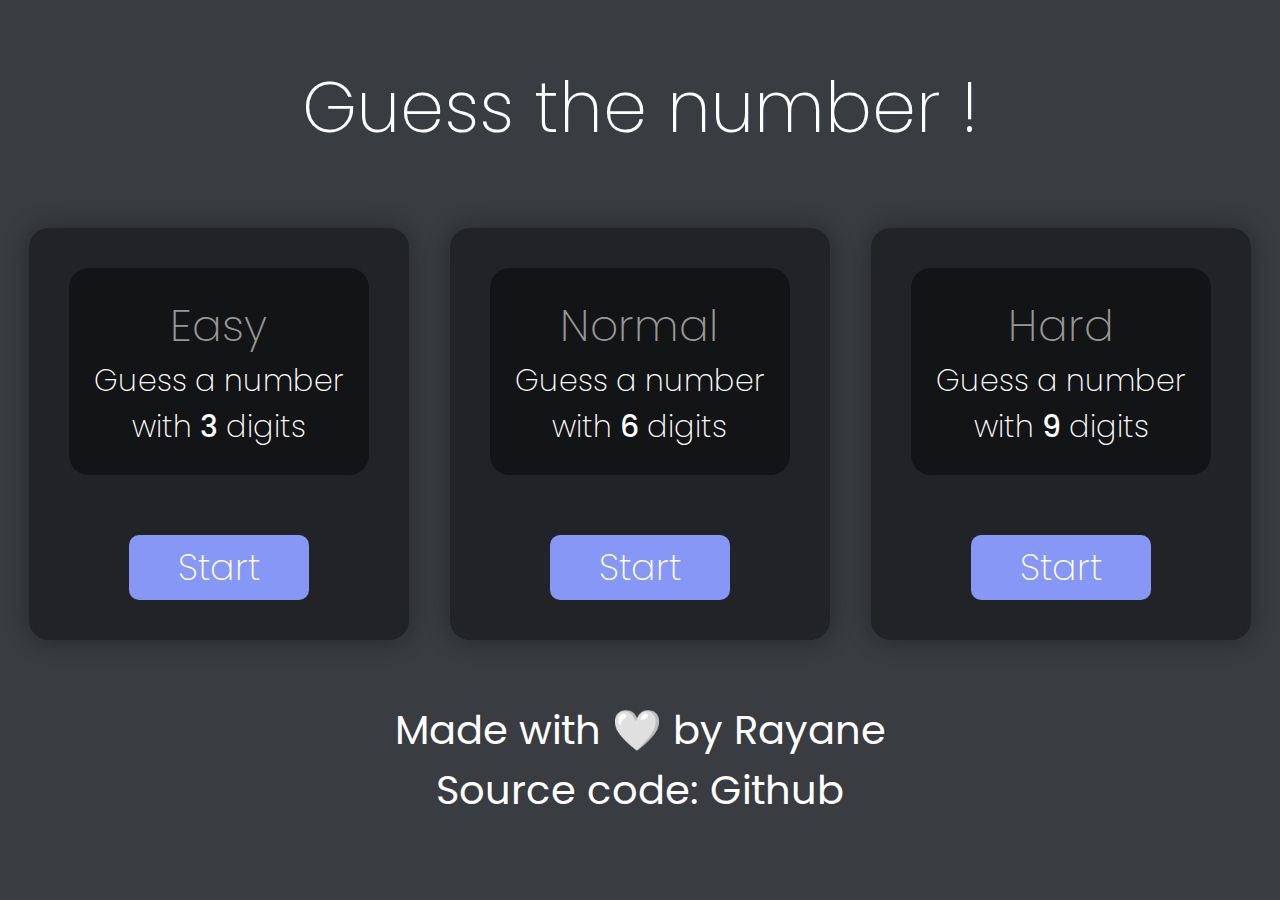
<file: index.html>
<!DOCTYPE html>
<html lang="en">
<head>
    <meta charset="UTF-8">
    <meta http-equiv="X-UA-Compatible" content="IE=edge">
    <meta name="viewport" content="width=device-width, initial-scale=1.0">

    <title>Guess the number !</title>
    <meta name="description" content="A simple guess the number game with 3 difficulty and a score !">

    <link rel="stylesheet" href="/minigame.css">
    <link rel="shortcut icon" href="https://www.dr-mikes-math-games-for-kids.com/linkimgs/GuessMyNumber.png">
    
</head>
<body>

    <header>
        <h1 class="mainTitle">
            Guess the number !
        </h1>
    </header>

    <section>

        <div class="levels">

            <!-- Easy difficulty -->
            <div class="level">
                <div class="levelCard">
                    <div class="levelName">Easy</div>
                    <div class="levelDesc">Guess a number <br> with <span>3</span> digits</div>
                </div>

                <div class="startButton" onclick="window.location.href='/easy.html'" >Start</div>

            </div>

            <!-- Normal difficulty -->
            <div class="level">
                <div class="levelCard">
                    <div class="levelName">Normal</div>
                    <div class="levelDesc">Guess a number <br> with <span>6</span> digits</div>
                </div>

                <div class="startButton" onclick="window.location.href='/normal.html'" >Start</div>

            </div>

            <!-- Hard difficulty -->
            <div class="level">
                <div class="levelCard">
                    <div class="levelName">Hard</div>
                    <div class="levelDesc">Guess a number <br> with <span>9</span> digits</div>
                </div>

                <div class="startButton" onclick="window.location.href='/hard.html'" >Start</div>

            </div>

        </div>

        <footer>Made with 🤍 by <a href="https://www.instagram.com/t1r.ke/" target="_blank">Rayane</a> <br>Source code: <a href="">Github</a> </footer>

    </section>
    
</body>
</html>
</file>
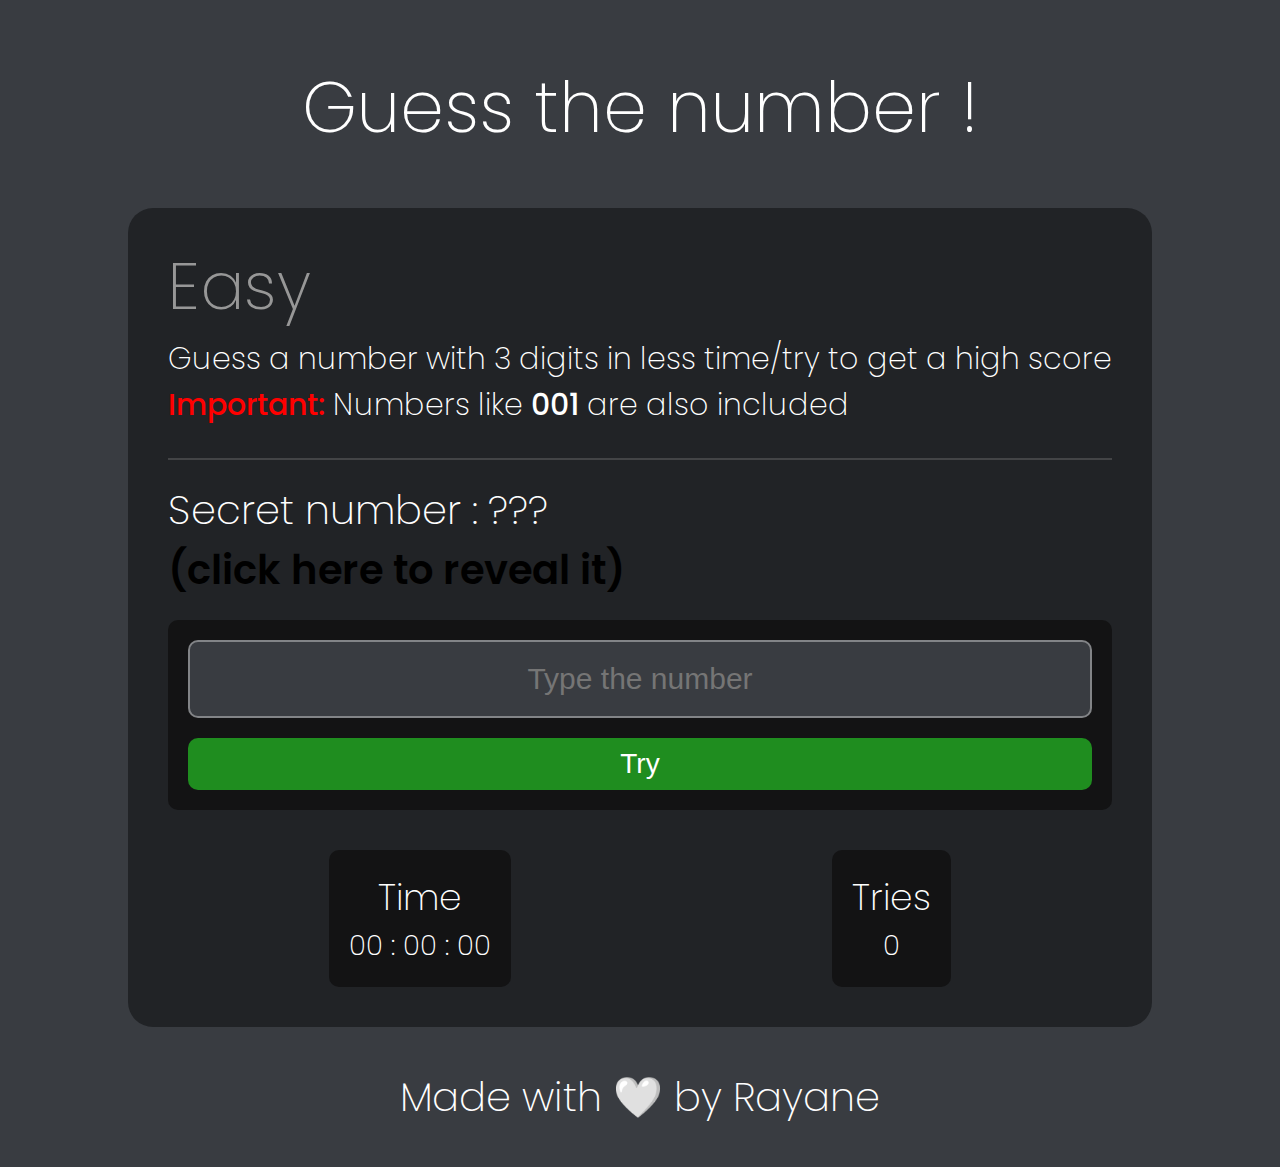
<file: easy.html>
<!DOCTYPE html>
<html lang="en">
<head>
    <meta charset="UTF-8">
    <meta http-equiv="X-UA-Compatible" content="IE=edge">
    <meta name="viewport" content="width=device-width, initial-scale=1.0">

    <title>Guess the number !</title>
    <meta name="description" content="A simple guess the number game with 3 difficulty and a score !">

    <link rel="stylesheet" href="//use.fontawesome.com/releases/v5.0.7/css/all.css">
    <link rel="stylesheet" href="/maingame.css">
    <link rel="shortcut icon" href="https://www.dr-mikes-math-games-for-kids.com/linkimgs/GuessMyNumber.png">
    
</head>

<div id="toSmallDevice">Sorry your device is too small</div>

<body id="body">

    <div class="popup center" id="popup">
        <!-- Correct -->
        <div style="display: none;" id="iconCheck" class="iconCheck">
            <i class="fa fa-check" aria-hidden="true"></i>
        </div>

        <!-- False -->
        <div style="display: block;" id="iconError" class="iconCancel">
            <i class="fas fa-times" aria-hidden="true"></i>
        </div>
        <div class="popupTitle" id="popupTitle"></div>
        <div class="popupDescription" id="popupDescription"></div>
        <div id="popupBtn" class="dismiss-btn">
            Okay !
        </div>
    </div>

    <div id="bodyPopup">
        <header>
        <h1 class="mainTitle">
            Guess the number !
        </h1>
        </header>

        <section>

        <div class="container">

            <div class="explication">
                <div id="gameDifficulty" class="title">Easy</div>
                <div class="description">Guess a number with 3 digits in less time/try to get a high score <br><span style="color: red;font-weight: 500;">Important:</span> Numbers like <span style="font-weight: 500;">001</span> are also included </div>
            </div>
            
            <div class="separator"></div>

            <div class="secretNumber">Secret number : ???<div id="clickToReveal">(click here to reveal it)</div></div>

            <iframe name="hiddenIframe" width="0" height="0" border="0" style="display:none" frameborder="0"></iframe>
            <form id="formSubmit" class="inputArea" target="hiddenIframe">
                <input type="number" min="00" max='999' id="inputField" placeholder="Type the number"  class="inputNumber">
                <input type="submit" class="inputButton" id="tryButton" value="Try">
            </form>

            <div class="gameScore">
                <div class="gameScoreCard">
                    <div class="mainTitleScore">Time</div>
                    <div class="resultScore" id="time"><span id="hours">00</span> : <span id="minutes">00</span> : <span id="seconds">00</span></div>
                </div>
                <div class="gameScoreCard">
                    <div class="mainTitleScore">Tries</div>
                    <div class="resultScore" id="tries">0</div>
                </div>
            </div>
            

        </div>

        </section>

        <footer>Made with 🤍 by <a href="https://www.instagram.com/t1r.ke/" target="_blank">Rayane</a></footer>

    </div>

    <script src="/minigame.js"></script>

</body>
</html>
</file>
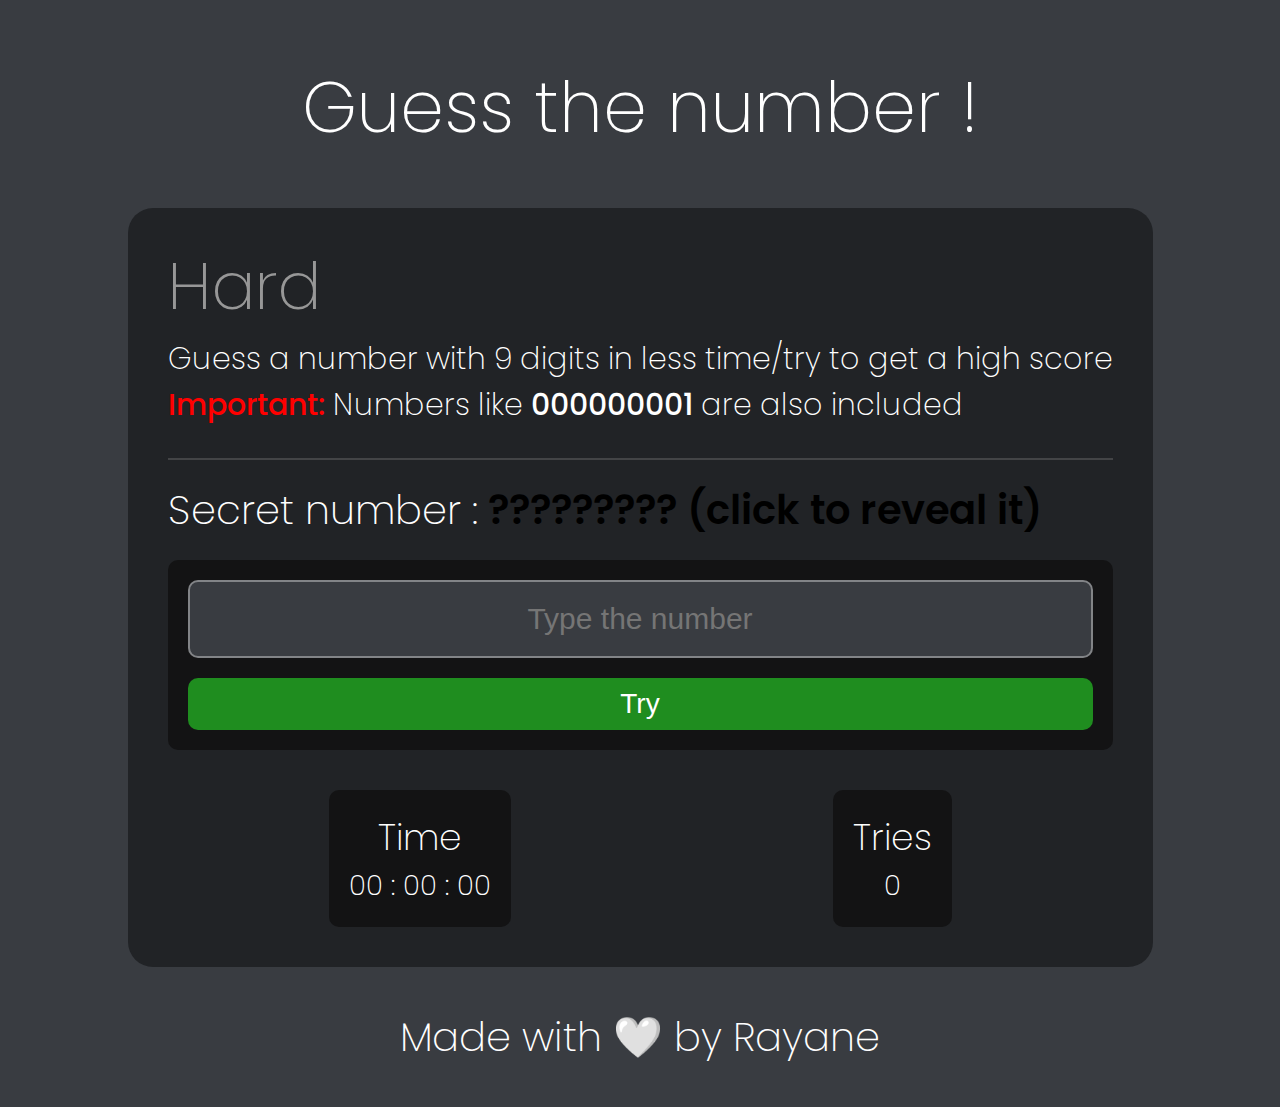
<file: hard.html>
<!DOCTYPE html>
<html lang="en">
<head>
    <meta charset="UTF-8">
    <meta http-equiv="X-UA-Compatible" content="IE=edge">
    <meta name="viewport" content="width=device-width, initial-scale=1.0">

    <title>Guess the number !</title>
    <meta name="description" content="A simple guess the number game with 3 difficulty and a score !">

    <link rel="stylesheet" href="//use.fontawesome.com/releases/v5.0.7/css/all.css">
    <link rel="stylesheet" href="/maingame.css">
    <link rel="shortcut icon" href="https://www.dr-mikes-math-games-for-kids.com/linkimgs/GuessMyNumber.png">
    
</head>

<div id="toSmallDevice">Sorry your device is too small</div>

<body id="body">

    <div class="popup center" id="popup">
        <!-- Correct -->
        <div style="display: none;" id="iconCheck" class="iconCheck">
            <i class="fa fa-check" aria-hidden="true"></i>
        </div>

        <!-- False -->
        <div style="display: block;" id="iconError" class="iconCancel">
            <i class="fas fa-times" aria-hidden="true"></i>
        </div>
        <div class="popupTitle" id="popupTitle"></div>
        <div class="popupDescription" id="popupDescription"></div>
        <div id="popupBtn" class="dismiss-btn">
            Okay !
        </div>
    </div>

    <div id="bodyPopup">
        <header>
        <h1 class="mainTitle">
            Guess the number !
        </h1>
        </header>

        <section>

        <div class="container">

            <div class="explication">
                <div id="gameDifficulty" class="title">Hard</div>
                <div class="description">Guess a number with 9 digits in less time/try to get a high score <br><span style="color: red;font-weight: 500;">Important:</span> Numbers like <span style="font-weight: 500;">000000001</span> are also included </span> </div>
            </div>
            
            <div class="separator"></div>

            <div class="secretNumber">Secret number : <span id="clickToReveal">????????? (click to reveal it)</span></div>

            <iframe name="hiddenIframe" width="0" height="0" border="0" style="display:none" frameborder="0"></iframe>
            <form id="formSubmit" class="inputArea" target="hiddenIframe">
                <input type="number" min="0" max='999999999' id="inputField" placeholder="Type the number"  class="inputNumber">
                <input type="submit" class="inputButton" id="tryButton" value="Try">
            </form>

            <div class="gameScore">
                <div class="gameScoreCard">
                    <div class="mainTitleScore">Time</div>
                    <div class="resultScore" id="time"><span id="hours">00</span> : <span id="minutes">00</span> : <span id="seconds">00</span></div>
                </div>
                <div class="gameScoreCard">
                    <div class="mainTitleScore">Tries</div>
                    <div class="resultScore" id="tries">0</div>
                </div>
            </div>
            

        </div>

        </section>

        <footer>Made with 🤍 by <a href="https://www.instagram.com/t1r.ke/" target="_blank">Rayane</a></footer>

    </div>

    <script src="/minigame.js"></script>

</body>
</html>
</file>
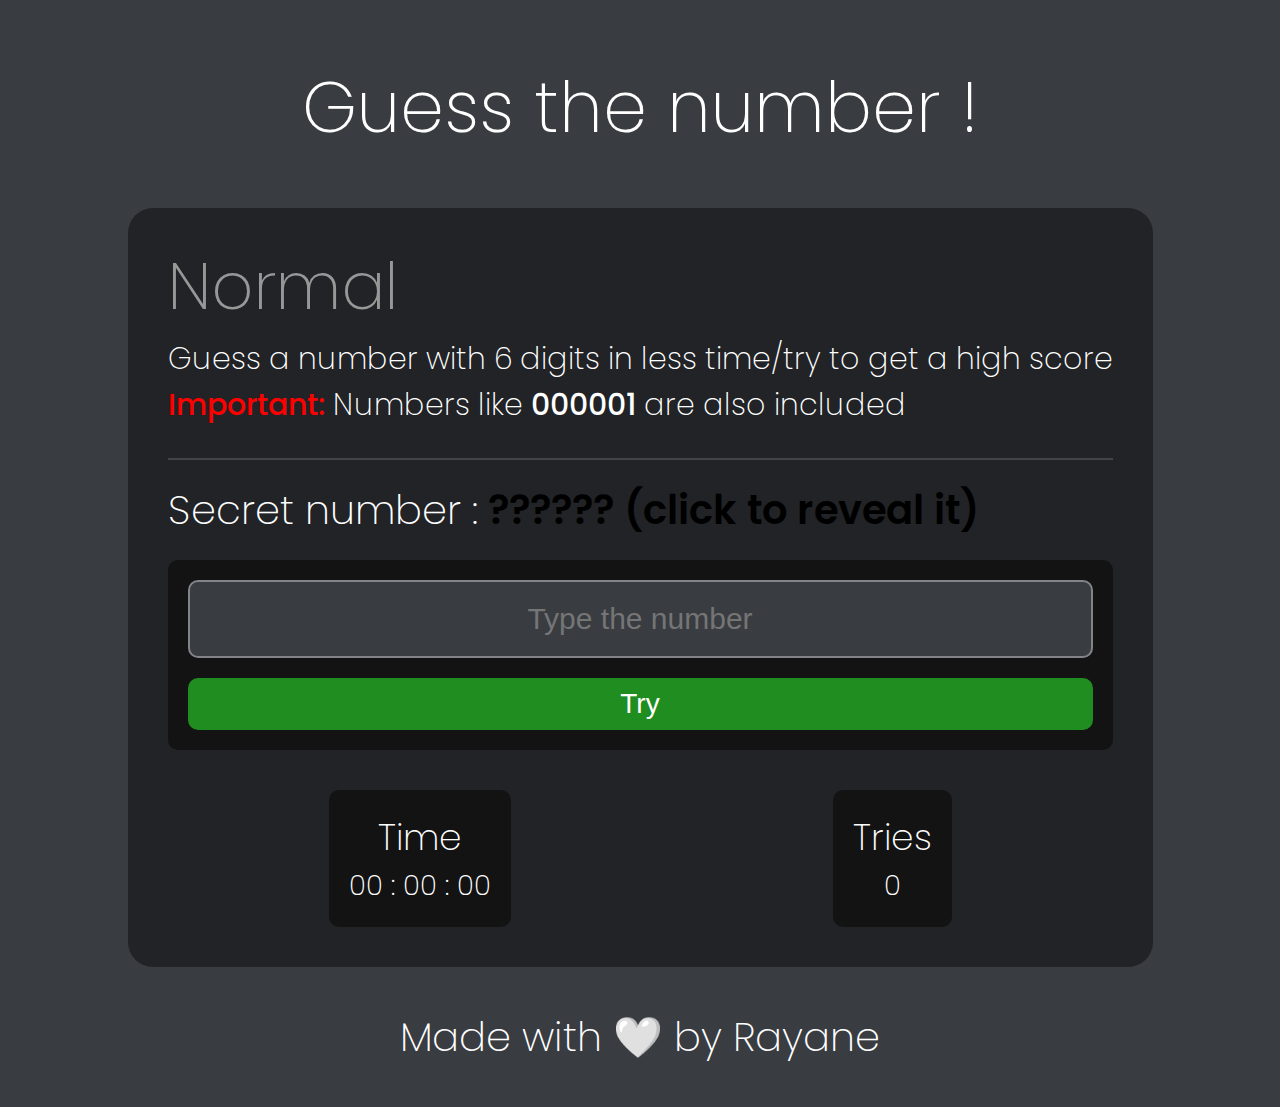
<file: normal.html>
<!DOCTYPE html>
<html lang="en">
<head>
    <meta charset="UTF-8">
    <meta http-equiv="X-UA-Compatible" content="IE=edge">
    <meta name="viewport" content="width=device-width, initial-scale=1.0">

    <title>Guess the number !</title>
    <meta name="description" content="A simple guess the number game with 3 difficulty and a score !">

    <link rel="stylesheet" href="//use.fontawesome.com/releases/v5.0.7/css/all.css">
    <link rel="stylesheet" href="/maingame.css">
    <link rel="shortcut icon" href="https://www.dr-mikes-math-games-for-kids.com/linkimgs/GuessMyNumber.png">
    
</head>

<div id="toSmallDevice">Sorry your device is too small</div>

<body id="body">

    <div class="popup center" id="popup">
        <!-- Correct -->
        <div style="display: none;" id="iconCheck" class="iconCheck">
            <i class="fa fa-check" aria-hidden="true"></i>
        </div>

        <!-- False -->
        <div style="display: block;" id="iconError" class="iconCancel">
            <i class="fas fa-times" aria-hidden="true"></i>
        </div>
        <div class="popupTitle" id="popupTitle"></div>
        <div class="popupDescription" id="popupDescription"></div>
        <div id="popupBtn" class="dismiss-btn">
            Okay !
        </div>
    </div>

    <div id="bodyPopup">
        <header>
        <h1 class="mainTitle">
            Guess the number !
        </h1>
        </header>

        <section>

        <div class="container">

            <div class="explication">
                <div id="gameDifficulty" class="title">Normal</div>
                <div class="description">Guess a number with 6 digits in less time/try to get a high score <br><span style="color: red;font-weight: 500;">Important:</span> Numbers like <span style="font-weight: 500;">000001</span> are also included </span></div>
            </div>
            
            <div class="separator"></div>

            <div class="secretNumber">Secret number : <span id="clickToReveal">?????? (click to reveal it)</span></div>

            <iframe name="hiddenIframe" width="0" height="0" border="0" style="display:none" frameborder="0"></iframe>
            <form id="formSubmit" class="inputArea" target="hiddenIframe">
                <input type="number" min="0" max='999999' id="inputField" placeholder="Type the number"  class="inputNumber">
                <input type="submit" class="inputButton" id="tryButton" value="Try">
            </form>

            <div class="gameScore">
                <div class="gameScoreCard">
                    <div class="mainTitleScore">Time</div>
                    <div class="resultScore" id="time"><span id="hours">00</span> : <span id="minutes">00</span> : <span id="seconds">00</span></div>
                </div>
                <div class="gameScoreCard">
                    <div class="mainTitleScore">Tries</div>
                    <div class="resultScore" id="tries">0</div>
                </div>
            </div>
            

        </div>

        </section>

        <footer>Made with 🤍 by <a href="https://www.instagram.com/t1r.ke/" target="_blank">Rayane</a></footer>

    </div>

    <script src="/minigame.js"></script>

</body>
</html>
</file>
<file: minigame.css>
@import url('https://fonts.googleapis.com/css2?family=Poppins:wght@100;200;300;400;500&display=swap');

body {
    font-family: 'Poppins', sans-serif;
    background-color: #393C41;
    color: white;
    user-select: none;
    animation: fade 1s linear;
}

/*Fade animation*/
@keyframes fade {
    from {
        opacity: 0%;
    } to {
        opacity: 100%;
    }
} 

header {
    width: 80%;
    margin: auto;
    overflow: hidden;
}

header h1 {
    font-size: 70px;
    text-align: center;
    font-weight: 200;
}

.levels {
    display: flex;
    justify-content: space-around;
    flex-wrap: wrap;
}

.level {
    background-color: #212326;
    padding: 40px;
    border-radius: 20px;
    display: flex;
    justify-content: center;
    align-items: center;
    flex-direction: column;
    margin: 20px;
    transition: all 0.25s ease-in-out;
    box-shadow: 0px 0px 25px 1px rgba(0, 0, 0, 0.33);
}

.level:hover {
    transform: translate(0px, 10px);
    box-shadow: 0px 0px 25px 2px rgba(0, 0, 0, 0.5);
}

.levelCard {
    background-color: #131415;
    display: flex;
    align-items: center;
    flex-direction: column;
    padding: 25px;
    border-radius: 20px;
    text-align: center;
}

.levelName {
    font-size: 44px;
    color: #979797;
    font-weight: 200;
}

.levelDesc {
    font-size: 30px;
    font-weight: 200;
}

.levelDesc span {
    font-weight: 500;
}

.startButton {
    margin-top: 60px;
    width: 50%;
    text-align: center;
    font-size: 36px;
    font-weight: 200;
    color: #fff;
    background-color: #8697F6;
    outline: none;
    border: none;
    border-radius: 10px;
    padding: 5px 15px;
    transition: all ease 0.25s;
}

.startButton:hover {
    background-color: #647bff;
    cursor: pointer;
    box-shadow: 0px 0px 20px 1px #647bff;
    transform: scale(1.1);
}

footer {
    text-align: center;
    margin: 40px 0px;
    font-size: 40px;
}

footer a {
    text-decoration: none;
    color: #fff;
    transition: all ease 0.3s;
}

footer a:hover {
    color: #000;
    font-size: 44px;
}
</file>
<file: maingame.css>
@import url('https://fonts.googleapis.com/css2?family=Poppins:wght@100;200;300;400;500&display=swap');

body {
    font-family: 'Poppins', sans-serif;
    background-color: #393C41;
    color: white;
    user-select: none;
    animation: fade 1s linear;
    font-weight: 200;
}

#toSmallDevice {
    display: none;
}

/*Fade animation*/
@keyframes fade {
    from {
        opacity: 0%;
    } to {
        opacity: 100%;
    }
}

/* For number input */
input[type=number]::-webkit-inner-spin-button, 
input[type=number]::-webkit-outer-spin-button { 
    -webkit-appearance: none; 
    margin: 0; 
}

input[type=number]::-webkit-inner-spin-button, 
input[type=number]::-webkit-outer-spin-button { 
    -webkit-appearance: none; 
    margin: 0; 
}

header {
    width: 80%;
    margin: auto;
    overflow: hidden;
}

header h1 {
    font-size: 70px;
    text-align: center;
    font-weight: 200;
}

section {
    display: flex;
    justify-content: center;
}

.container {
    background-color: #212326;
    display: flex;
    justify-content: flex-start;
    flex-direction: column;
    padding: 30px 40px;
    border-radius: 25px;
    max-width: 75%;
}

.title {
    font-size: 65px;
    color: #979797;
} 

.description {
    font-size: 30px;
}

.separator {
    width: 100%;
    height: 2px;
    background-color: #9797974b;
    margin: 30px 0px 20px 0px;
}

.secretNumber {
    font-size: 40px;
    margin-bottom: 20px;
}

#clickToReveal {
    font-weight: 600;
    color: black;
    text-decoration: none;
}

.inputArea {
    display: flex;
    background-color: #131314;
    justify-content: flex-start;
    flex-direction: column;
    flex-wrap: wrap;
    padding: 20px;
    border-radius: 10px;
}

.inputArea .inputNumber {
    outline: none;
    border: 2px solid #cecece7e;
    border-radius: 10px;
    background-color: #393C41;
    color: #fff;
    width: auto;
    max-width: 100%;
    padding: 20px;
    font-size: 30px;
    transition: box-shadow ease 0.5s;
    text-align: center;
}

.inputNumber:focus{
    box-shadow: 0px 0px 25px 1px rgba(255, 255, 255, 0.144) ;
}

.inputButton {
    font-size: 28px;
    background-color: #1F8D1F;
    outline: none;
    border: none;
    color: #fff;
    border-radius: 10px;
    transition: linear 0.25s all;
    margin: 20px 0px 0px 0px;
    padding: 10px 20px;
    text-align: center;
    align-items: center;
}

.inputButton:hover {
    cursor: pointer;
    background-color: green;
    box-shadow: 0px 0px 20px 1px rgba(0, 128, 0, 0.452) ;
}

.gameScore {
    display: flex;
    justify-content: space-around;
    margin-top: 30px;
    flex-wrap: wrap;
}

.gameScoreCard {
    background-color: #131314;
    padding: 20px;
    border-radius: 10px;
    font-size: 28px;
    text-align: center;
    margin: 10px;
}

.mainTitleScore {
    font-size: 36px;
}

@media only screen and (max-width: 400px) {
    header h1 {
        font-size: 50px !important;
    }

    .title {
        font-size: 50px !important;
    }

    .description {
        font-size: 30px !important;
    }

    .popupTitle {
        font-size: 40px !important;
    }

    .popupDescription {
        font-size: 20px !important;
    }

    .popup {
        width: 60% !important;
    }

    .inputArea .inputNumber {
        max-width: 75% !important;
    }
}

@media only screen and (max-width: 260px) {
    section {
        display: none;
    }

    header {
        display: none;
    }

    body {
        background-color: #fff;
    }
    
    .popup {
        display: none !important;
    }

    #toSmallDevice {
        display: block;
        color: #000;
        font-weight: bold;
    }
}

.center {
    position: fixed;
    top: 50%;
    left: 50%;
    transform: translate(-50%, -50%);
}

.popup {
    background-color: #f5f5f5;
    display: flex;
    justify-content: center;
    flex-direction: column;
    color: #000;
    align-items: center;
    padding: 30px 50px;
    border-radius: 20px;
    z-index: 2;
    opacity: 0;
    transition: linear all 0.15s;
    transform: scale(0) translate(-50%, -50%);
}

.active {
    opacity: 1;
    transform: scale(1) translate(-50%, -50%);
}

#bodyPopup {
    transition: opacity linear 0.3s;
}

.popup .iconCheck {
    margin: 5px 0px;
    width: 100px;
    height: 100px;
    border: 4px solid #34f234;
    color: #34f234;
    text-align: center;
    border-radius: 50%;
    font-size: 60px;
    line-height: 100px;
}

.popup .iconCancel {
    margin: 5px 0px;
    width: 100px;
    height: 100px;
    border: 4px solid red;
    color: red;
    text-align: center;
    border-radius: 50%;
    font-size: 60px;
    line-height: 100px;
}


.popupTitle {
    font-size: 60px;
    font-weight: 600;
    margin: 5px 0px;
    text-align: center;
}

.popupDescription {
    font-size: 30px;
    margin: 2px 0px;
    text-align: center;
}

#clickToReveal {
    transition: all linear 0.25s;
}

#clickToReveal:hover {
    color: #fff;
    cursor: pointer;
}

.dismiss-btn {
    outline: none;
    border: none;
    background-color: #000;
    color: #fff;
    font-size: 32px;
    padding: 7.5px 20px;
    border-radius: 10px;
    margin: 20px 0px 0px 0px;
    transition: ease-out all 0.3s;
}


.dismiss-btn:hover {
    cursor: pointer;
    box-shadow: 0px 0px 20px 1px rgba(0, 0, 0, 0.5);
    transform: scale(1.1);
}

footer {
    text-align: center;
    margin: 40px 0px;
    font-size: 40px;
}

footer a {
    text-decoration: none;
    color: #fff;
    transition: all ease 0.3s;
}

footer a:hover {
    color: #000;
    font-size: 44px;
}
</file>
